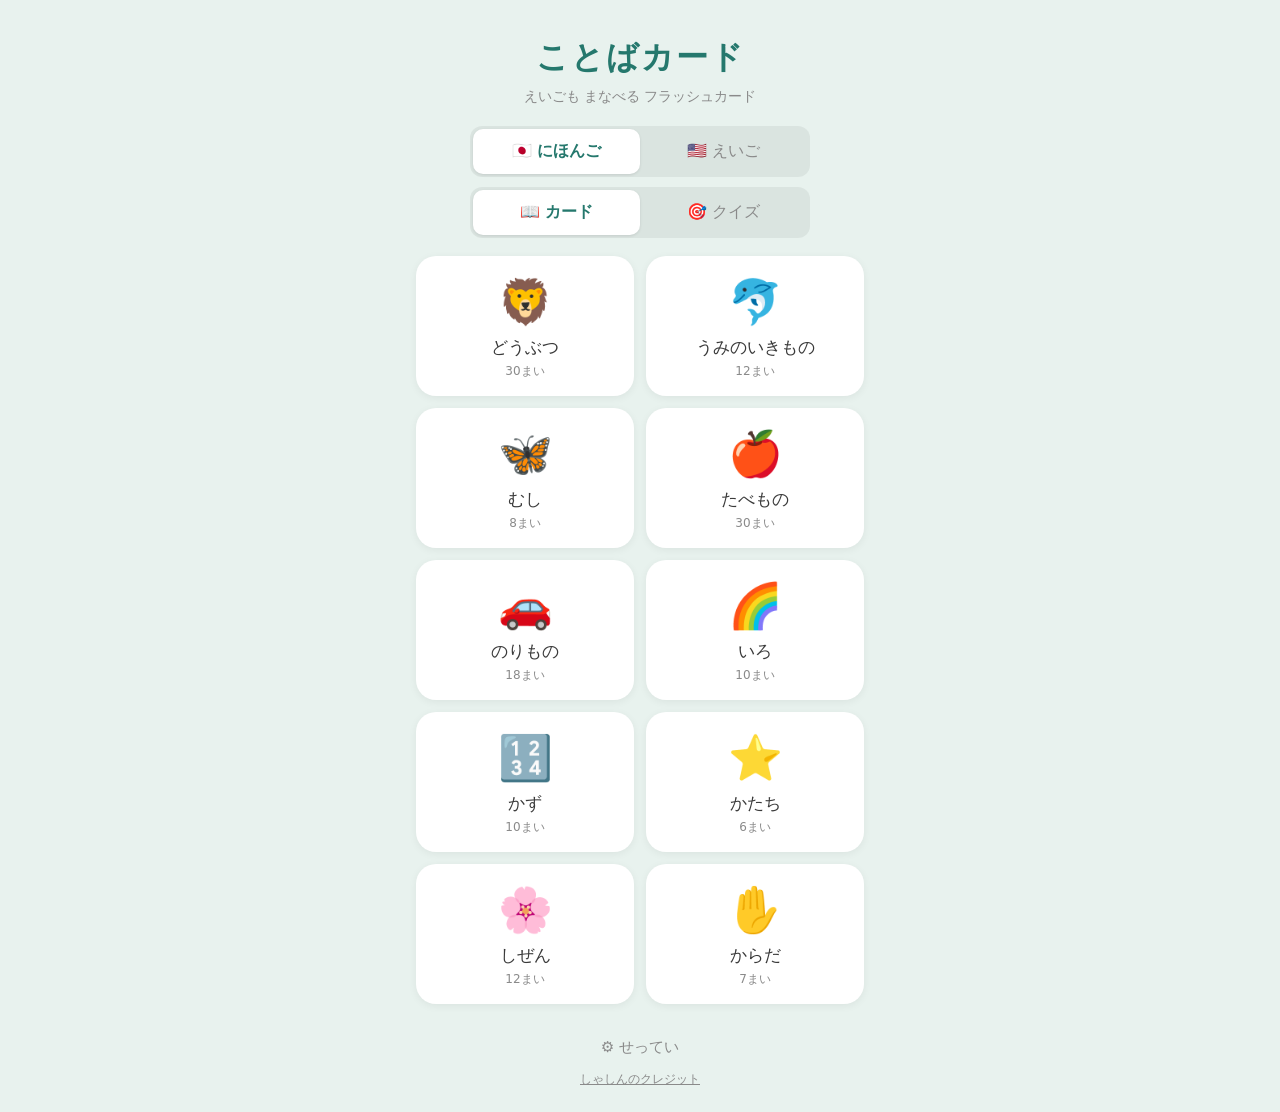
<file: index.html>
<!DOCTYPE html>
<html lang="ja">
<head>
  <meta charset="UTF-8">
  <meta name="viewport" content="width=device-width, initial-scale=1.0, maximum-scale=1.0, user-scalable=no">
  <title>ことばカード — 英語もまなべる知育フラッシュカード</title>
  <meta name="description" content="日本語と英語が学べる、お子さま向けの無料フラッシュカードアプリ。音声読み上げ・クイズモード付き。">
  <meta name="theme-color" content="#2f9e8f">
  <link rel="manifest" href="manifest.webmanifest">
  <link rel="icon" href="icons/icon.svg" type="image/svg+xml">
  <link rel="apple-touch-icon" href="icons/icon-180.png">
  <meta name="apple-mobile-web-app-capable" content="yes">
  <meta name="apple-mobile-web-app-status-bar-style" content="default">
  <meta name="apple-mobile-web-app-title" content="ことばカード">
  <link rel="stylesheet" href="styles.css">
</head>
<body>

  <!-- ホーム画面 -->
  <main id="home" class="screen">
    <header class="home-header">
      <h1>ことばカード</h1>
      <p class="subtitle">えいごも まなべる フラッシュカード</p>
    </header>
    <div class="home-seg-row">
      <div class="seg big" id="homeLangSeg">
        <button data-v="ja" class="on">🇯🇵 にほんご</button>
        <button data-v="en">🇺🇸 えいご</button>
      </div>
      <div class="seg big" id="homeModeSeg">
        <button data-v="flash" class="on">📖 カード</button>
        <button data-v="quiz">🎯 クイズ</button>
      </div>
    </div>
    <div class="deck-grid" id="deckGrid"></div>
    <footer class="home-footer">
      <button id="settingsBtn" class="text-btn">⚙️ せってい</button>
      <a class="credits-link" href="credits.html">しゃしんのクレジット</a>
    </footer>
  </main>

  <!-- プレイ画面 -->
  <main id="player" class="screen hidden">
    <header class="player-header">
      <button id="closeBtn" class="icon-btn" aria-label="とじる">✕</button>
      <div class="progress-wrap">
        <div class="progress-label" id="progressLabel">1 / 10</div>
        <div class="progress-bar"><div class="progress-fill" id="progressFill"></div></div>
      </div>
      <button id="modeBtn" class="icon-btn" aria-label="モードきりかえ">❓</button>
    </header>

    <div class="card-area">
      <!-- フラッシュモード -->
      <div id="flashCard" class="card">
        <div class="card-emoji" id="cardEmoji">🍎</div>
        <div class="card-words">
          <button class="word-main" id="wordMain">りんご <span class="speaker">🔊</span></button>
          <button class="cry-btn hidden" id="cryBtn">🐾 わんわん！</button>
        </div>
      </div>

      <!-- クイズモード（音声出題 → 絵を選ぶ） -->
      <div id="quizCard" class="card hidden">
        <button class="quiz-ask" id="quizAsk" aria-label="もういちど きく">🔊</button>
        <div class="quiz-question" id="quizQuestion">りんごは どれかな？</div>
        <div class="quiz-choices" id="quizChoices"></div>
      </div>
    </div>

    <div class="player-controls">
      <button id="prevBtn" class="ctrl-btn" aria-label="まえへ">◀</button>
      <button id="playBtn" class="play-btn" aria-label="じどうさいせい">▶</button>
      <button id="nextBtn" class="ctrl-btn" aria-label="つぎへ">▶</button>
    </div>
  </main>

  <!-- 設定モーダル -->
  <div id="settingsModal" class="modal hidden">
    <div class="modal-box">
      <h2>せってい</h2>
      <div class="setting-row">
        <span class="setting-label">えのしゅるい</span>
        <div class="seg" id="visualSeg">
          <button data-v="photo" class="on">しゃしん</button>
          <button data-v="emoji">えもじ</button>
        </div>
      </div>
      <div class="setting-row">
        <span class="setting-label">はやさ</span>
        <div class="seg" id="speedSeg">
          <button data-v="slow">ゆっくり</button>
          <button data-v="normal" class="on">ふつう</button>
          <button data-v="fast">はやい</button>
        </div>
      </div>
      <div class="setting-row">
        <span class="setting-label">シャッフル</span>
        <div class="seg" id="shuffleSeg">
          <button data-v="off" class="on">じゅんばん</button>
          <button data-v="on">ばらばら</button>
        </div>
      </div>
      <button id="settingsClose" class="primary-btn">とじる</button>
    </div>
  </div>

  <script src="data.js"></script>
  <script src="app.js"></script>
</body>
</html>
</file>
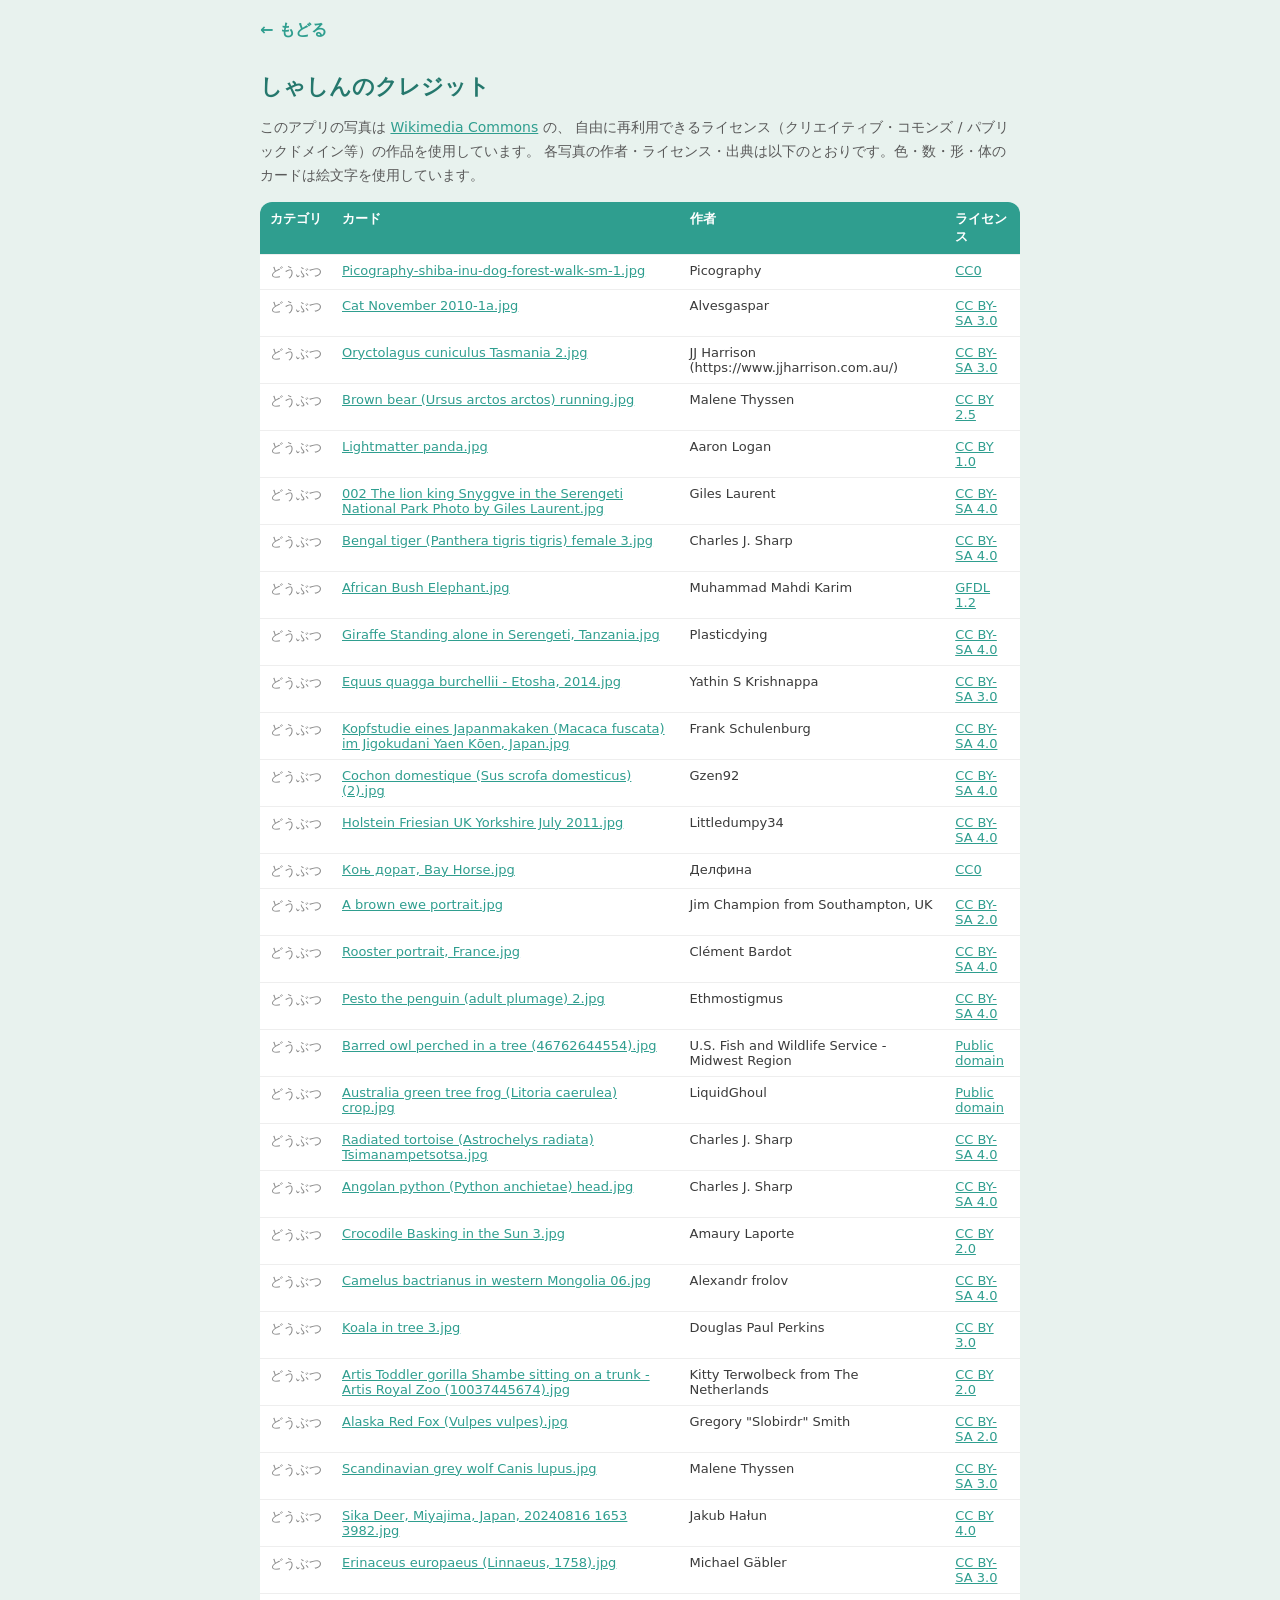
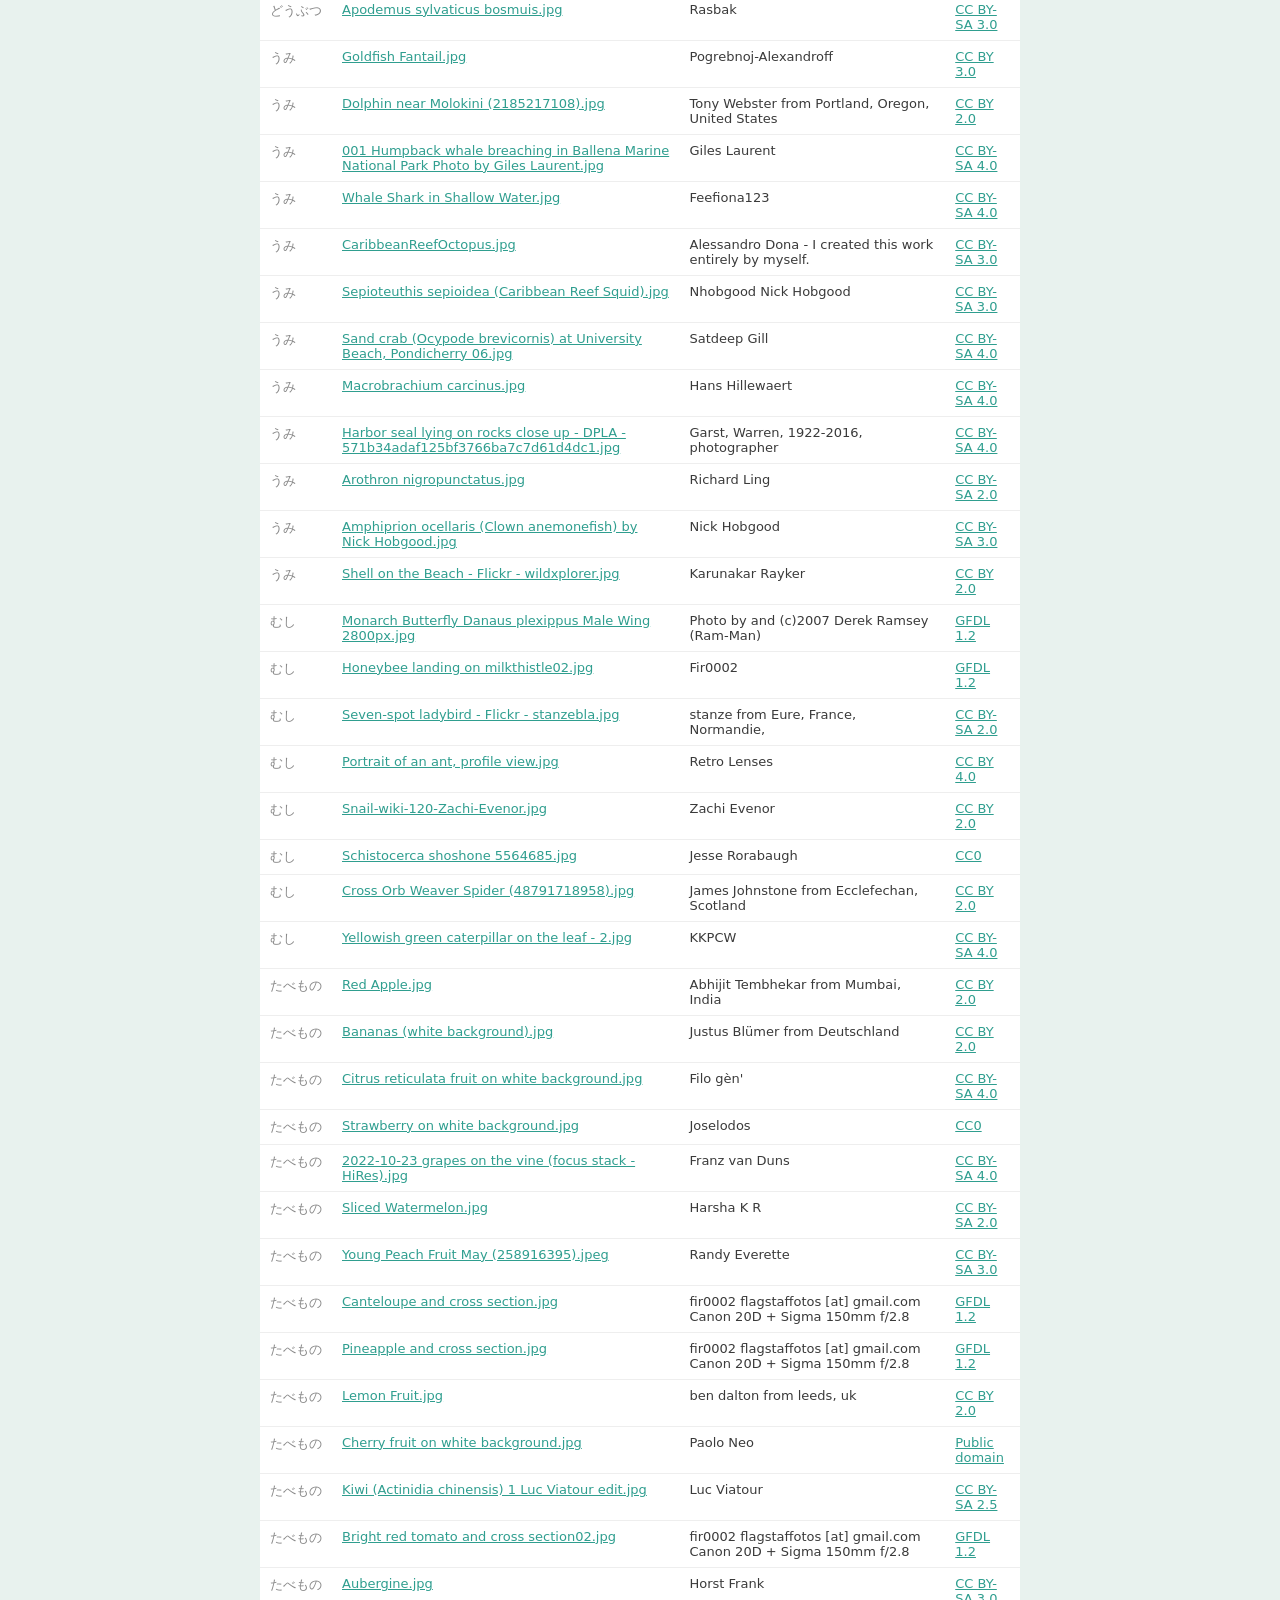
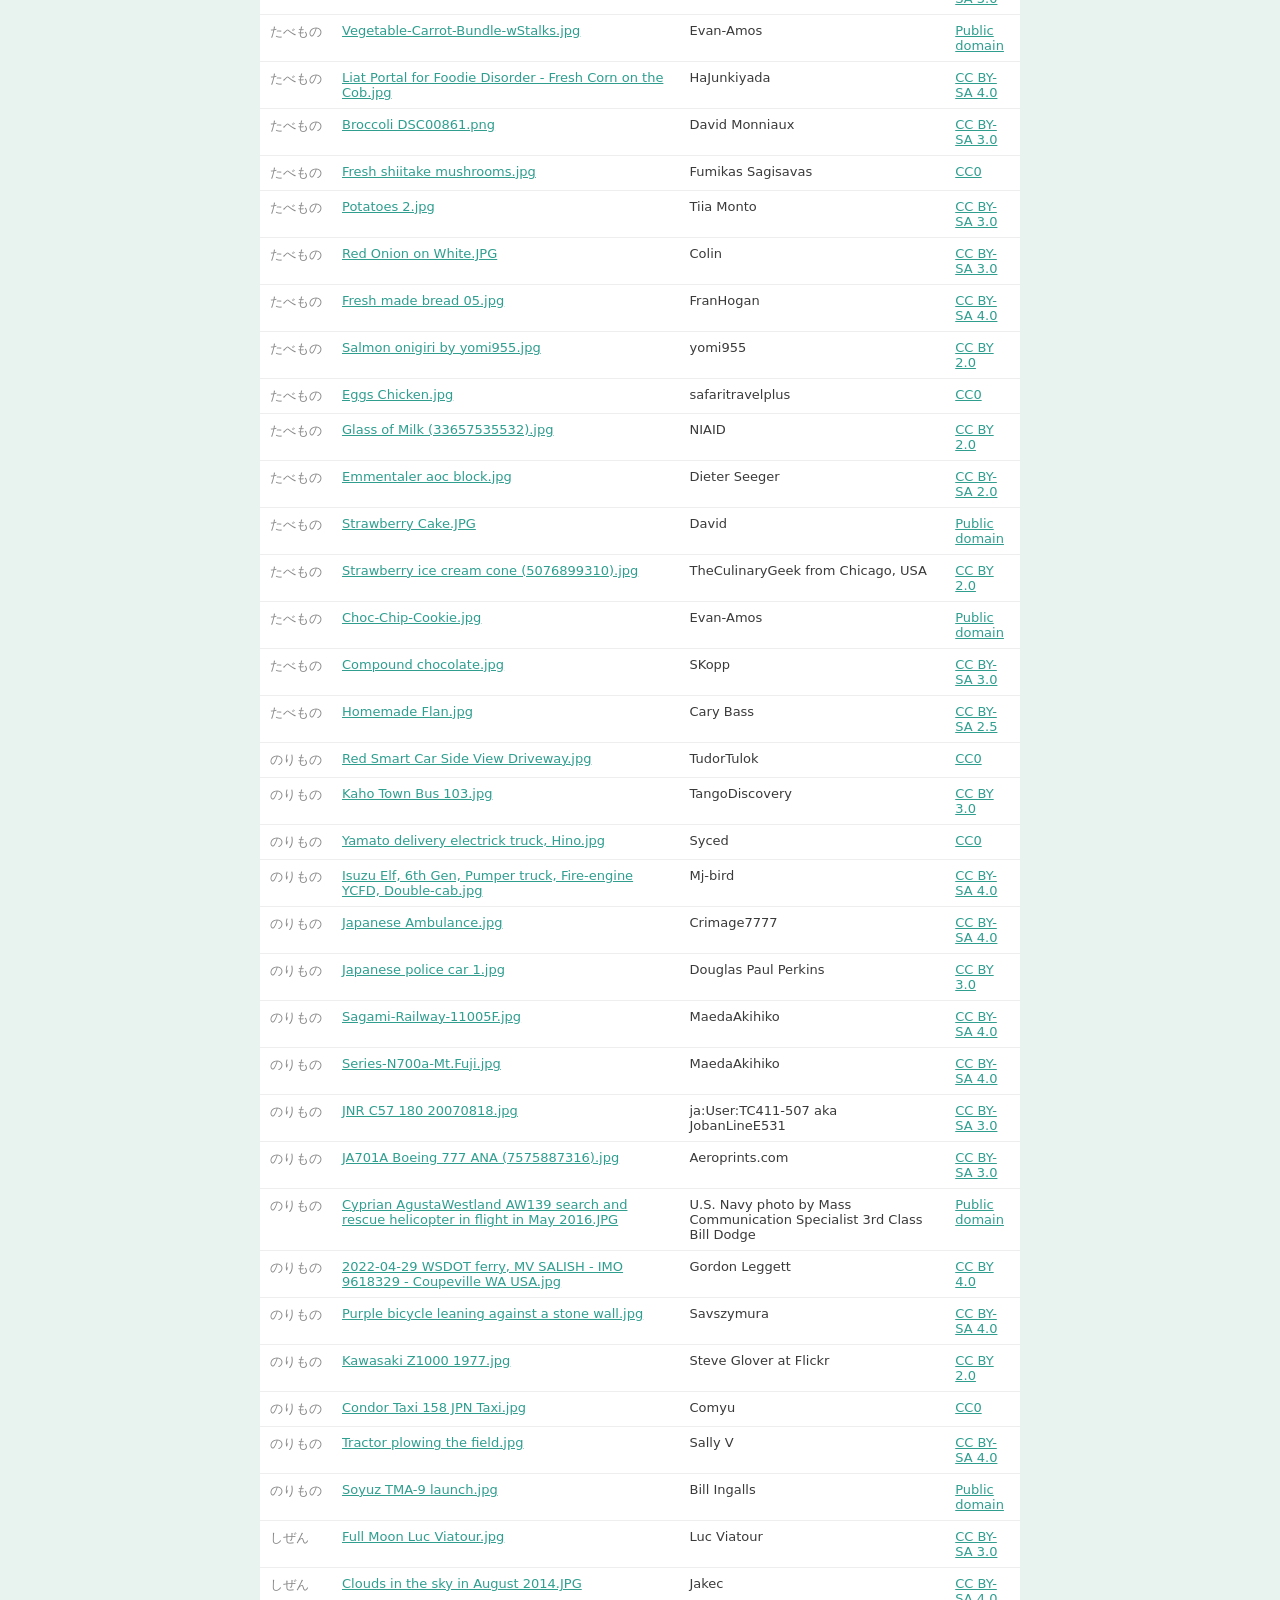
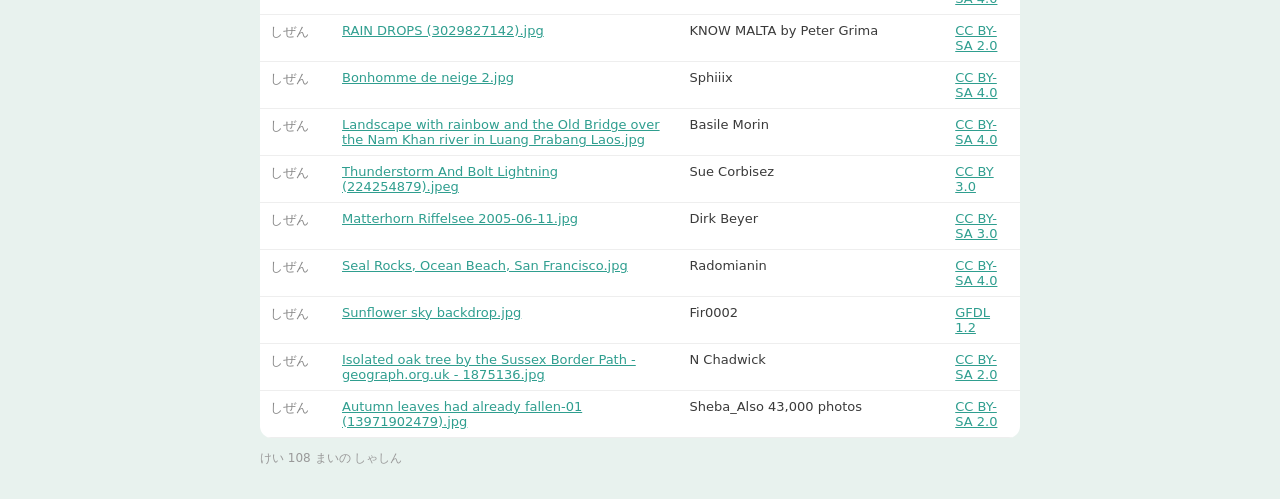
<file: credits.html>
<!DOCTYPE html>
<html lang="ja">
<head>
  <meta charset="UTF-8">
  <meta name="viewport" content="width=device-width, initial-scale=1.0">
  <title>しゃしんのクレジット — ことばカード</title>
  <style>
    body { font-family: "Hiragino Maru Gothic ProN", system-ui, sans-serif; background:#e8f2ee; color:#3a3a3a; margin:0; padding:20px; }
    .wrap { max-width:760px; margin:0 auto; }
    h1 { color:#25786d; font-size:22px; }
    p.lead { color:#5a5a5a; font-size:14px; line-height:1.7; }
    a.back { display:inline-block; margin-bottom:16px; color:#2f9e8f; text-decoration:none; font-weight:bold; }
    table { width:100%; border-collapse:collapse; background:#fff; border-radius:12px; overflow:hidden; font-size:13px; }
    th, td { text-align:left; padding:8px 10px; border-bottom:1px solid #eee; vertical-align:top; }
    th { background:#2f9e8f; color:#fff; position:sticky; top:0; }
    td.deck { color:#888; white-space:nowrap; }
    a { color:#2f9e8f; }
    .muted { color:#999; font-size:12px; }
  </style>
</head>
<body>
  <div class="wrap">
    <a class="back" href="index.html">← もどる</a>
    <h1>しゃしんのクレジット</h1>
    <p class="lead">
      このアプリの写真は <a href="https://commons.wikimedia.org/" target="_blank" rel="noopener">Wikimedia Commons</a> の、
      自由に再利用できるライセンス（クリエイティブ・コモンズ / パブリックドメイン等）の作品を使用しています。
      各写真の作者・ライセンス・出典は以下のとおりです。色・数・形・体のカードは絵文字を使用しています。
    </p>
    <table id="tbl">
      <thead><tr><th>カテゴリ</th><th>カード</th><th>作者</th><th>ライセンス</th></tr></thead>
      <tbody></tbody>
    </table>
    <p class="muted" id="count"></p>
  </div>
  <script>
    const DECK_JA = { animals:"どうぶつ", sea:"うみ", bugs:"むし", food:"たべもの", vehicles:"のりもの", nature:"しぜん" };
    fetch("credits.json").then(r=>r.json()).then(rows=>{
      const tb = document.querySelector("#tbl tbody");
      rows.forEach(c=>{
        const tr = document.createElement("tr");
        const lic = c.license_url
          ? `<a href="${c.license_url}" target="_blank" rel="noopener">${c.license}</a>`
          : c.license;
        const title = c.source
          ? `<a href="${c.source}" target="_blank" rel="noopener">${c.title}</a>`
          : c.title;
        tr.innerHTML = `<td class="deck">${DECK_JA[c.deck]||c.deck}</td>`
          + `<td>${title}</td><td>${c.author}</td><td>${lic}</td>`;
        tb.appendChild(tr);
      });
      document.getElementById("count").textContent = `けい ${rows.length} まいの しゃしん`;
    });
  </script>
</body>
</html>
</file>
<file: styles.css>
:root {
  --teal: #2f9e8f;
  --teal-dark: #25786d;
  --teal-bg: #e8f2ee;
  --cream: #faf7f2;
  --ink: #3a3a3a;
  --gray: #8a8a8a;
  --card: #ffffff;
  --red: #e57368;
  --yellow: #f5d442;
}

* { margin: 0; padding: 0; box-sizing: border-box; -webkit-tap-highlight-color: transparent; }

html, body { height: 100%; }

body {
  font-family: "Hiragino Maru Gothic ProN", "Hiragino Kaku Gothic ProN", "Yu Gothic", system-ui, sans-serif;
  background: var(--teal-bg);
  color: var(--ink);
  overscroll-behavior: none;
  -webkit-user-select: none;
  user-select: none;
}

.screen {
  max-width: 480px;
  margin: 0 auto;
  min-height: 100dvh;
  display: flex;
  flex-direction: column;
  padding: env(safe-area-inset-top) 16px env(safe-area-inset-bottom);
}

.hidden { display: none !important; }

/* ---------- ホーム ---------- */
.home-header { text-align: center; padding: 36px 0 20px; }
.home-header h1 { font-size: 32px; color: var(--teal-dark); letter-spacing: 2px; }
.subtitle { color: var(--gray); font-size: 14px; margin-top: 8px; }

.home-seg-row {
  display: flex;
  flex-direction: column;
  gap: 10px;
  align-items: center;
  padding-bottom: 18px;
}
.seg.big { width: 100%; max-width: 340px; }
.seg.big button { flex: 1; font-size: 16px; padding: 12px 8px; }

.deck-grid {
  display: grid;
  grid-template-columns: 1fr 1fr;
  gap: 12px;
  padding-bottom: 16px;
}

.deck-btn {
  background: var(--card);
  border: none;
  border-radius: 20px;
  padding: 20px 12px 16px;
  font-family: inherit;
  font-size: 17px;
  color: var(--ink);
  box-shadow: 0 2px 8px rgba(0,0,0,0.06);
  cursor: pointer;
  transition: transform 0.1s;
}
.deck-btn:active { transform: scale(0.96); }
.deck-btn .deck-emoji { font-size: 44px; display: block; margin-bottom: 8px; }
.deck-btn .deck-count { display: block; font-size: 12px; color: var(--gray); margin-top: 4px; }

.home-footer { text-align: center; padding: 8px 0 24px; margin-top: auto; }
.text-btn {
  background: none; border: none; font-family: inherit;
  font-size: 15px; color: var(--gray); cursor: pointer; padding: 10px;
}

/* ---------- プレイヤー ---------- */
.player-header {
  display: flex;
  align-items: center;
  gap: 12px;
  padding: 16px 0 8px;
}

.icon-btn {
  background: var(--card);
  border: none;
  border-radius: 50%;
  width: 44px; height: 44px;
  font-size: 18px;
  color: var(--ink);
  cursor: pointer;
  box-shadow: 0 1px 4px rgba(0,0,0,0.08);
  flex-shrink: 0;
}
.icon-btn:active { transform: scale(0.94); }

.progress-wrap { flex: 1; }
.progress-label { text-align: center; font-size: 14px; color: var(--ink); margin-bottom: 6px; }
.progress-bar { height: 6px; background: rgba(0,0,0,0.08); border-radius: 3px; overflow: hidden; }
.progress-fill { height: 100%; width: 10%; background: var(--teal); border-radius: 3px; transition: width 0.3s; }

.card-area {
  flex: 1;
  display: flex;
  align-items: center;
  justify-content: center;
  padding: 12px 0;
}

.card {
  background: var(--card);
  border-radius: 28px;
  width: 100%;
  min-height: 420px;
  display: flex;
  flex-direction: column;
  align-items: center;
  justify-content: center;
  gap: 12px;
  box-shadow: 0 4px 16px rgba(0,0,0,0.08);
  padding: 24px;
  animation: cardIn 0.25s ease;
}

@keyframes cardIn {
  from { opacity: 0; transform: translateX(24px); }
  to   { opacity: 1; transform: translateX(0); }
}

.card-emoji {
  font-size: 140px;
  line-height: 1.2;
  display: flex;
  align-items: center;
  justify-content: center;
  width: 100%;
}

.card-photo {
  width: 100%;
  max-height: 280px;
  object-fit: contain;
  border-radius: 16px;
}

.choice-photo {
  width: 100%;
  height: 100%;
  object-fit: cover;
  border-radius: 17px;
  display: block;
}
.choice-btn.has-photo { padding: 0; overflow: hidden; background: #fff; }

.credits-link {
  display: block;
  margin-top: 4px;
  font-size: 12px;
  color: var(--gray);
}

.card-words { display: flex; flex-direction: column; align-items: center; gap: 4px; }

.word-main {
  background: none; border: none; cursor: pointer;
  font-family: inherit;
  padding: 8px 16px;
  border-radius: 14px;
  font-size: 34px; font-weight: bold; color: var(--teal-dark);
}
.word-main:active { background: var(--teal-bg); }

.cry-btn {
  background: #fdf0d5;
  border: none;
  border-radius: 999px;
  font-family: inherit;
  font-size: 18px;
  font-weight: bold;
  color: #a9743a;
  padding: 10px 22px;
  margin-top: 6px;
  cursor: pointer;
  box-shadow: 0 1px 4px rgba(0,0,0,0.08);
}
.cry-btn:active { transform: scale(0.95); }
.speaker { font-size: 0.6em; vertical-align: middle; opacity: 0.6; }

/* ---------- クイズ ---------- */
.quiz-ask {
  background: var(--teal);
  border: none;
  border-radius: 50%;
  width: 88px; height: 88px;
  font-size: 38px;
  cursor: pointer;
  box-shadow: 0 4px 12px rgba(47,158,143,0.4);
  margin-bottom: 4px;
}
.quiz-ask:active { transform: scale(0.94); }

.quiz-question { font-size: 19px; color: var(--gray); font-weight: bold; margin-bottom: 12px; }

.quiz-choices {
  display: flex;
  gap: 10px;
  width: 100%;
  justify-content: center;
}

.choice-btn {
  background: var(--teal-bg);
  border: 3px solid transparent;
  border-radius: 20px;
  flex: 1;
  max-width: 110px;
  aspect-ratio: 1;
  font-family: inherit;
  font-size: 54px;
  line-height: 1;
  cursor: pointer;
  display: flex;
  align-items: center;
  justify-content: center;
}
.choice-btn:active { transform: scale(0.97); }
.choice-btn.correct { background: #d2ecdf; border-color: var(--teal); transform: scale(1.08); transition: transform 0.2s; }
.choice-btn.wrong { background: #fde8e6; border-color: var(--red); animation: shake 0.3s; opacity: 0.5; }

@keyframes shake {
  0%, 100% { transform: translateX(0); }
  25% { transform: translateX(-6px); }
  75% { transform: translateX(6px); }
}

/* ---------- コントロール ---------- */
.player-controls {
  display: flex;
  align-items: center;
  justify-content: center;
  gap: 28px;
  padding: 12px 0 28px;
}

.ctrl-btn {
  background: var(--card);
  border: none;
  border-radius: 50%;
  width: 56px; height: 56px;
  font-size: 20px;
  color: var(--teal-dark);
  cursor: pointer;
  box-shadow: 0 2px 8px rgba(0,0,0,0.08);
}
.ctrl-btn:active { transform: scale(0.94); }

.play-btn {
  background: var(--teal);
  border: none;
  border-radius: 50%;
  width: 76px; height: 76px;
  font-size: 26px;
  color: #fff;
  cursor: pointer;
  box-shadow: 0 4px 12px rgba(47,158,143,0.4);
}
.play-btn:active { transform: scale(0.94); }
.play-btn.playing { background: var(--red); }

/* ---------- 設定モーダル ---------- */
.modal {
  position: fixed;
  inset: 0;
  background: rgba(0,0,0,0.4);
  display: flex;
  align-items: flex-end;
  justify-content: center;
  z-index: 10;
}

.modal-box {
  background: var(--cream);
  border-radius: 24px 24px 0 0;
  width: 100%;
  max-width: 480px;
  padding: 28px 24px calc(28px + env(safe-area-inset-bottom));
}
.modal-box h2 { font-size: 20px; margin-bottom: 20px; text-align: center; color: var(--teal-dark); }

.setting-row {
  display: flex;
  align-items: center;
  justify-content: space-between;
  margin-bottom: 16px;
  gap: 12px;
}
.setting-label { font-size: 16px; flex-shrink: 0; }

.seg {
  display: flex;
  background: rgba(0,0,0,0.06);
  border-radius: 12px;
  padding: 3px;
}
.seg button {
  background: none; border: none;
  font-family: inherit;
  font-size: 14px;
  padding: 8px 12px;
  border-radius: 10px;
  color: var(--gray);
  cursor: pointer;
  white-space: nowrap;
}
.seg button.on { background: #fff; color: var(--teal-dark); font-weight: bold; box-shadow: 0 1px 3px rgba(0,0,0,0.1); }

.primary-btn {
  width: 100%;
  background: var(--teal);
  color: #fff;
  border: none;
  border-radius: 16px;
  font-family: inherit;
  font-size: 17px;
  font-weight: bold;
  padding: 15px;
  margin-top: 8px;
  cursor: pointer;
}
.primary-btn:active { transform: scale(0.98); }
</file>
